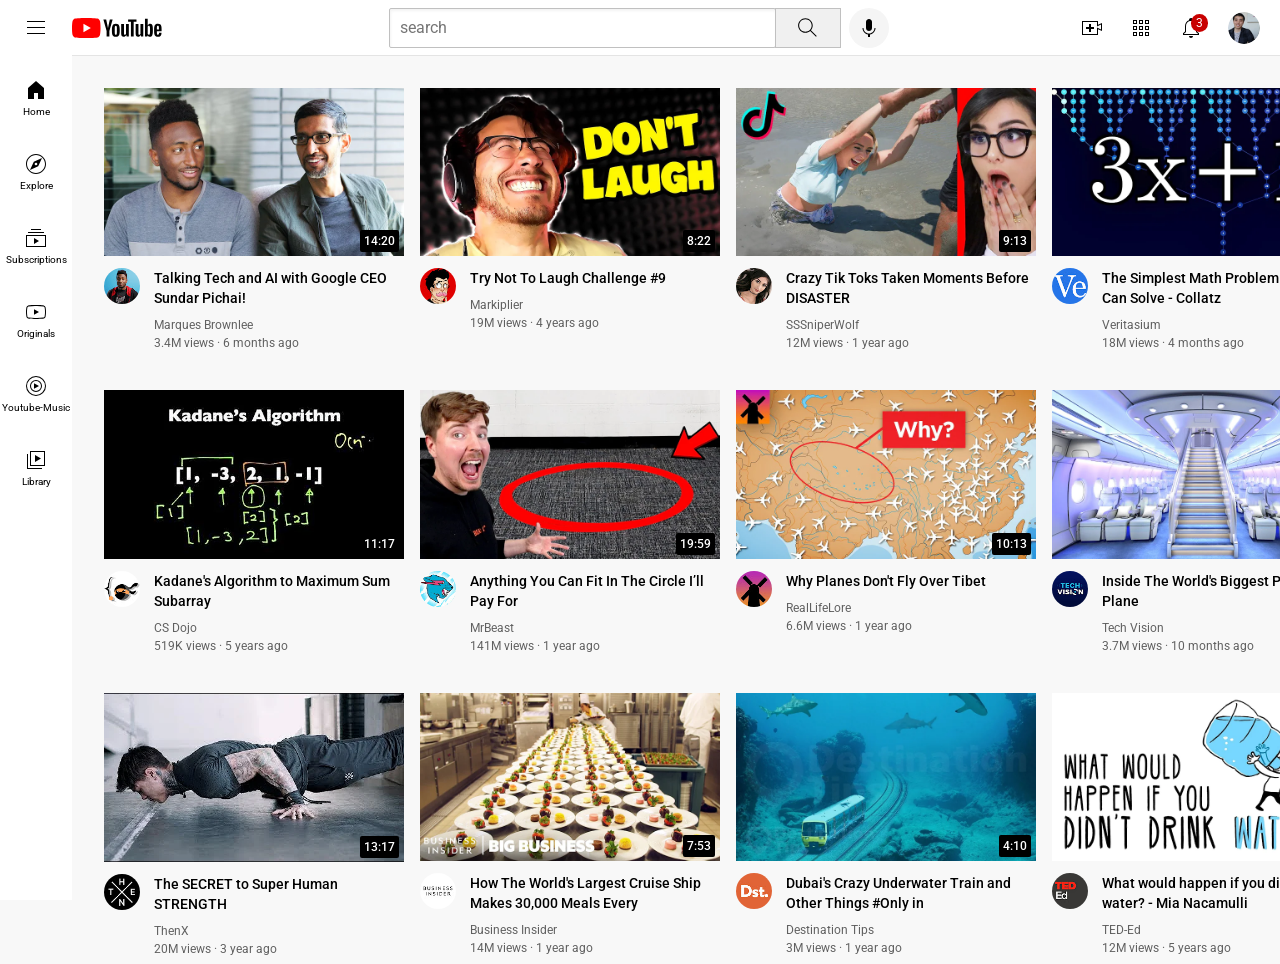
<file: index.html>
<!DOCTYPE html>
<html>
  <head>
    <title>Youtube</title>
    <link rel="stylesheet" href="youtube.css">
    <link rel="preconnect" href="https://fonts.googleapis.com">
<link rel="preconnect" href="https://fonts.gstatic.com" crossorigin>
<link href="https://fonts.googleapis.com/css2?family=Roboto:wght@400;500;700&display=swap" rel="stylesheet">
  </head>
  <body class="body">
    <div class="header">
      <div class="left-section">
        <img class="hamburger" src="hamburger-menu.svg" alt="">
        <img class="youtube-logo" src="youtube-logo.svg" alt="">
      </div>
      <div class="middle-section">
        <input class="text" type="text" placeholder="search">
        <button class="search-button">
          <img class="search-icon" src="search.svg" alt="">
          <div class="tooltip">Search</div>
        </button>
        <button class="voice-button">
          <img class="voice-icon" src="voice-search-icon.svg" alt="">
          <div class="tooltip">Search with your voice</div>
        </button>
      </div>
      <div class="right-section">
        <div class="upload-icon-container">
          <img class="upload-icon" src="upload.svg" alt="">
          <div class="tooltip">Create</div>
        </div>
        <div class="youtube-container">
          <img class="youtube-apps-icon" src="youtube-apps.svg" alt="">
          <div class="tooltip">Youtube apps</div>
        </div>
        <div class="notifications-container">
          <img class="notifications-icon" src="notifications.svg" alt="">
          <div class="notifications-count">3</div>
          <div class="tooltip">Notifications</div>
        </div>
        <img class="channel-me" src="my-channel.jpeg" alt="">
      </div>
    </div>

    <div class="sidebar">
      <div class="sidebar-link"><img src="home.svg" alt="">
      <div>Home</div>
    </div>
      <div class="sidebar-link"><img src="explore.svg" alt="">
        <div>Explore</div>
      </div>
      <div class="sidebar-link"><img src="subscriptions.svg" alt="">
        <div>Subscriptions</div>
      </div>
      <div class="sidebar-link"><img src="originals.svg" alt="">
        <div>Originals</div>
      </div>
      <div class="sidebar-link"><img src="youtube-music.svg" alt="">
        <div>Youtube-Music</div>
      </div>
      <div class="sidebar-link"><img src="library.svg" alt="">
        <div>Library</div>
      </div>
    </div>

    <div class="video-grid">
      <div class="division">
        <div class="thumbnail-0">
          <img class="thumbnail" src="thumbnail-1.webp" alt="">
          <div class="video-time">14:20</div>
        </div>
        <div class="video-info-grid">
          <div class="channel-picture">
            <img  class="pfp" src="channel-1.jpeg" alt="">
          </div>
          <div class="info">
            <p class="title">
              Talking Tech and AI with Google CEO Sundar Pichai!
            </p>
           <p class="channel">
            Marques Brownlee
           </p>   
           <p class="views">
            3.4M views · 6 months ago
           </p>
          </div>
          </div>
        </div>
        <div class="division">
          <div class="thumbnail-0">
            <img class="thumbnail" src="thumbnail-2.webp" alt="">
            <div class="video-time">8:22</div>
          </div>
          <div class="video-info-grid">
            <div class="channel-picture">
              <img  class="pfp" src="channel-2.jpeg" alt="">
            </div>
            <div class="info">
              <p class="title">
                Try Not To Laugh Challenge #9
              </p>
             <p class="channel">
              Markiplier
             </p> 
             <p class="views">
              19M views · 4 years ago
             </p>
            </div>
            </div>
          </div>
    
          <div class="division">
            <div class="thumbnail-0">
              <img class="thumbnail" src="thumbnail-3.webp" alt="">
              <div class="video-time">9:13</div>
            </div>
            <div class="video-info-grid">
              <div class="channel-picture">
                <img  class="pfp" src="channel-3.jpeg" alt="">
              </div>
              <div class="info">
                <p class="title">
                  Crazy Tik Toks Taken Moments Before DISASTER
                </p>
               <p class="channel">
                SSSniperWolf
               </p>   
               <p class="views">
                12M views · 1 year ago
               </p>
              </div>
              </div>
            </div>
            <div class="division">
              <div class="thumbnail-0">
                <img class="thumbnail" src="thumbnail-4.webp" alt="">
                <div class="video-time">22:09</div>
              </div>
              <div class="video-info-grid">
                <div class="channel-picture">
                  <img  class="pfp" src="channel-4.jpeg" alt="">
                </div>
                <div class="info">
                  <p class="title">
                    The Simplest Math Problem No One Can Solve - Collatz
                  </p>
                 <p class="channel">
                  Veritasium
                 </p> 
                 <p class="views">
                  18M views · 4 months ago
                 </p>
                </div>
                </div>
              </div>
    
              <div class="division">
                <div class="thumbnail-0">
                  <img class="thumbnail" src="thumbnail-5.webp" alt="">
                  <div class="video-time">11:17</div>
                </div>
                <div class="video-info-grid">
                  <div class="channel-picture">
                    <img  class="pfp" src="channel-5.jpeg" alt="">
                  </div>
                  <div class="info">
                    <p class="title">
                      Kadane's Algorithm to Maximum Sum Subarray
                    </p>
                   <p class="channel">
                    CS Dojo
                   </p>   
                   <p class="views">
                    519K views · 5 years ago
                   </p>
                  </div>
                  </div>
                </div>
                <div class="division">
                  <div class="thumbnail-0">
                    <img class="thumbnail" src="thumbnail-6.webp" alt="">
                    <div class="video-time">19:59</div>
                  </div>
                  <div class="video-info-grid">
                    <div class="channel-picture">
                      <img  class="pfp" src="channel-6.jpeg" alt="">
                    </div>
                    <div class="info">
                      <p class="title">
                        Anything You Can Fit In The Circle I’ll Pay For
                      </p>
                     <p class="channel">
                      MrBeast
                     </p> 
                     <p class="views">
                      141M views · 1 year ago
                     </p>
                    </div>
                    </div>
                  </div>
                  <div class="division">
                    <div class="thumbnail-0">
                      <img class="thumbnail" src="thumbnail-7.webp" alt="">
                      <div class="video-time">10:13</div>
                    </div>
                    <div class="video-info-grid">
                      <div class="channel-picture">
                        <img  class="pfp" src="channel-7.jpeg" alt="">
                      </div>
                      <div class="info">
                        <p class="title">
                          Why Planes Don't Fly Over Tibet
                        </p>
                       <p class="channel">
                        RealLifeLore
                       </p>   
                       <p class="views">
                        6.6M views · 1 year ago
                       </p>
                      </div>
                      </div>
                    </div>
                    <div class="division">
                      <div class="thumbnail-0">
                        <img class="thumbnail" src="thumbnail-8.webp" alt="">
                        <div class="video-time">7:12</div>
                      </div>
                      <div class="video-info-grid">
                        <div class="channel-picture">
                          <img  class="pfp" src="channel-8.jpeg" alt="">
                        </div>
                        <div class="info">
                          <p class="title">
                            Inside The World's Biggest Passenger Plane
                          </p>
                         <p class="channel">
                          Tech Vision
                         </p> 
                         <p class="views">
                          3.7M views · 10 months ago
                         </p>
                        </div>
                        </div>
                      </div>
                      <div class="division">
                        <div class="thumbnail-0">
                          <img class="thumbnail" src="thumbnail-9.webp" alt="">
                          <div class="video-time">13:17</div>
                        </div>
                        <div class="video-info-grid">
                          <div class="channel-picture">
                            <img  class="pfp" src="channel-9.jpeg" alt="">
                          </div>
                          <div class="info">
                            <p class="title">
                              The SECRET to Super Human STRENGTH
                            </p>
                           <p class="channel">
                            ThenX
                           </p>   
                           <p class="views">
                            20M views · 3 year ago
                           </p>
                          </div>
                          </div>
                        </div>
                        <div class="division">
                          <div class="thumbnail-0">
                            <img class="thumbnail" src="thumbnail-10.webp" alt="">
                            <div class="video-time">7:53</div>
                          </div>
                          <div class="video-info-grid">
                            <div class="channel-picture">
                              <img  class="pfp" src="channel-10.jpeg" alt="">
                            </div>
                            <div class="info">
                              <p class="title">
                                How The World's Largest Cruise Ship Makes 30,000 Meals Every
                              </p>
                             <p class="channel">
                              Business Insider
                             </p> 
                             <p class="views">
                              14M views · 1 year ago
                             </p>
                            </div>
                            </div>
                          </div>

                          <div class="division">
                            <div class="thumbnail-0">
                              <img class="thumbnail" src="thumbnail-11.webp" alt="">
                              <div class="video-time">4:10</div>
                            </div>
                            <div class="video-info-grid">
                              <div class="channel-picture">
                                <img  class="pfp" src="channel-11.jpeg" alt="">
                              </div>
                              <div class="info">
                                <p class="title">
                                  Dubai's Crazy Underwater Train and Other Things #Only in
                                </p>
                               <p class="channel">
                                Destination Tips
                               </p>   
                               <p class="views">
                                3M views · 1 year ago
                               </p>
                              </div>
                              </div>
                            </div>
                            <div class="division">
                              <div class="thumbnail-0">
                                <img class="thumbnail" src="thumbnail-12.webp" alt="">
                                <div class="video-time">4:51</div>
                              </div>
                              <div class="video-info-grid">
                                <div class="channel-picture">
                                  <img  class="pfp" src="channel-12.jpeg" alt="">
                                </div>
                                <div class="info">
                                  <p class="title">
                                    What would happen if you didn’t drink water? - Mia Nacamulli
                                  </p>
                                 <p class="channel">
                                  TED-Ed
                                 </p> 
                                 <p class="views">
                                  12M views · 5 years ago
                                 </p>
                                </div>
                                </div>
                              </div>
                          
    </div>
  </body>
</html>
</file>
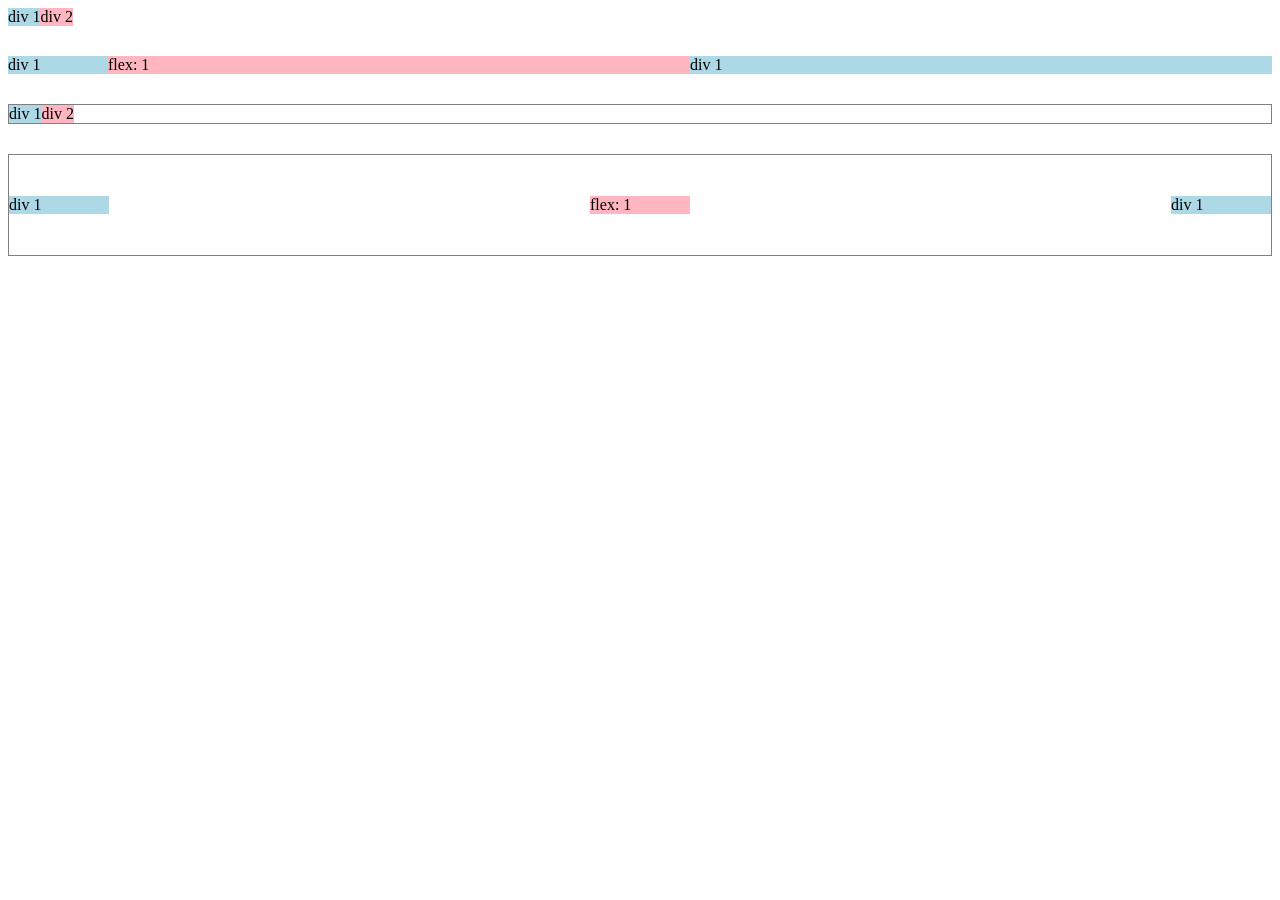
<file: flexbox.html>
<!DOCTYPE html>
<html>
  <head>
    <title>Flexbox</title>
  </head>
  <body>
    <div style="
      margin-bottom: 30px;
      display: flex;
      flex-direction: row;">
      <div style="background-color: lightblue;">
        div 1
      </div>
      <div style="background-color: lightpink;">
        div 2
      </div>
    </div>

    <div style="
      display: flex;
      flex-direction: row;">
      <div style="background-color: lightblue;
      width: 100px;">
        div 1
      </div>
      <div style="background-color: lightpink;
      flex: 1;">
        flex: 1
      </div>
      <div style="background-color: lightblue;
      width: 100px;
      flex: 1;">
        div 1
      </div>
    </div>

    <div style="
    margin-top: 30px;
    margin-bottom: 30px;
    border-width: 1px;
    border-style: solid;
    border-color: gray;
    display: flex;
    flex-direction: row;">
    <div style="background-color: lightblue;">
      div 1
    </div>
    <div style="background-color: lightpink;">
      div 2
    </div>
  </div>

  <div style="
    display: flex;
    flex-direction: row;
    border-width: 1px;
    border-style: solid;
    border-color: gray;
    height: 100px;
    justify-content: space-between;
    align-items: center;">
    <div style="background-color: lightblue;
    width: 100px;">
      div 1
    </div>
    <div style="background-color: lightpink;
    width: 100px;">
      flex: 1
    </div>
    <div style="background-color: lightblue;
    width: 100px;">
      div 1
    </div>
  </div>
  </body>
</html>
</file>
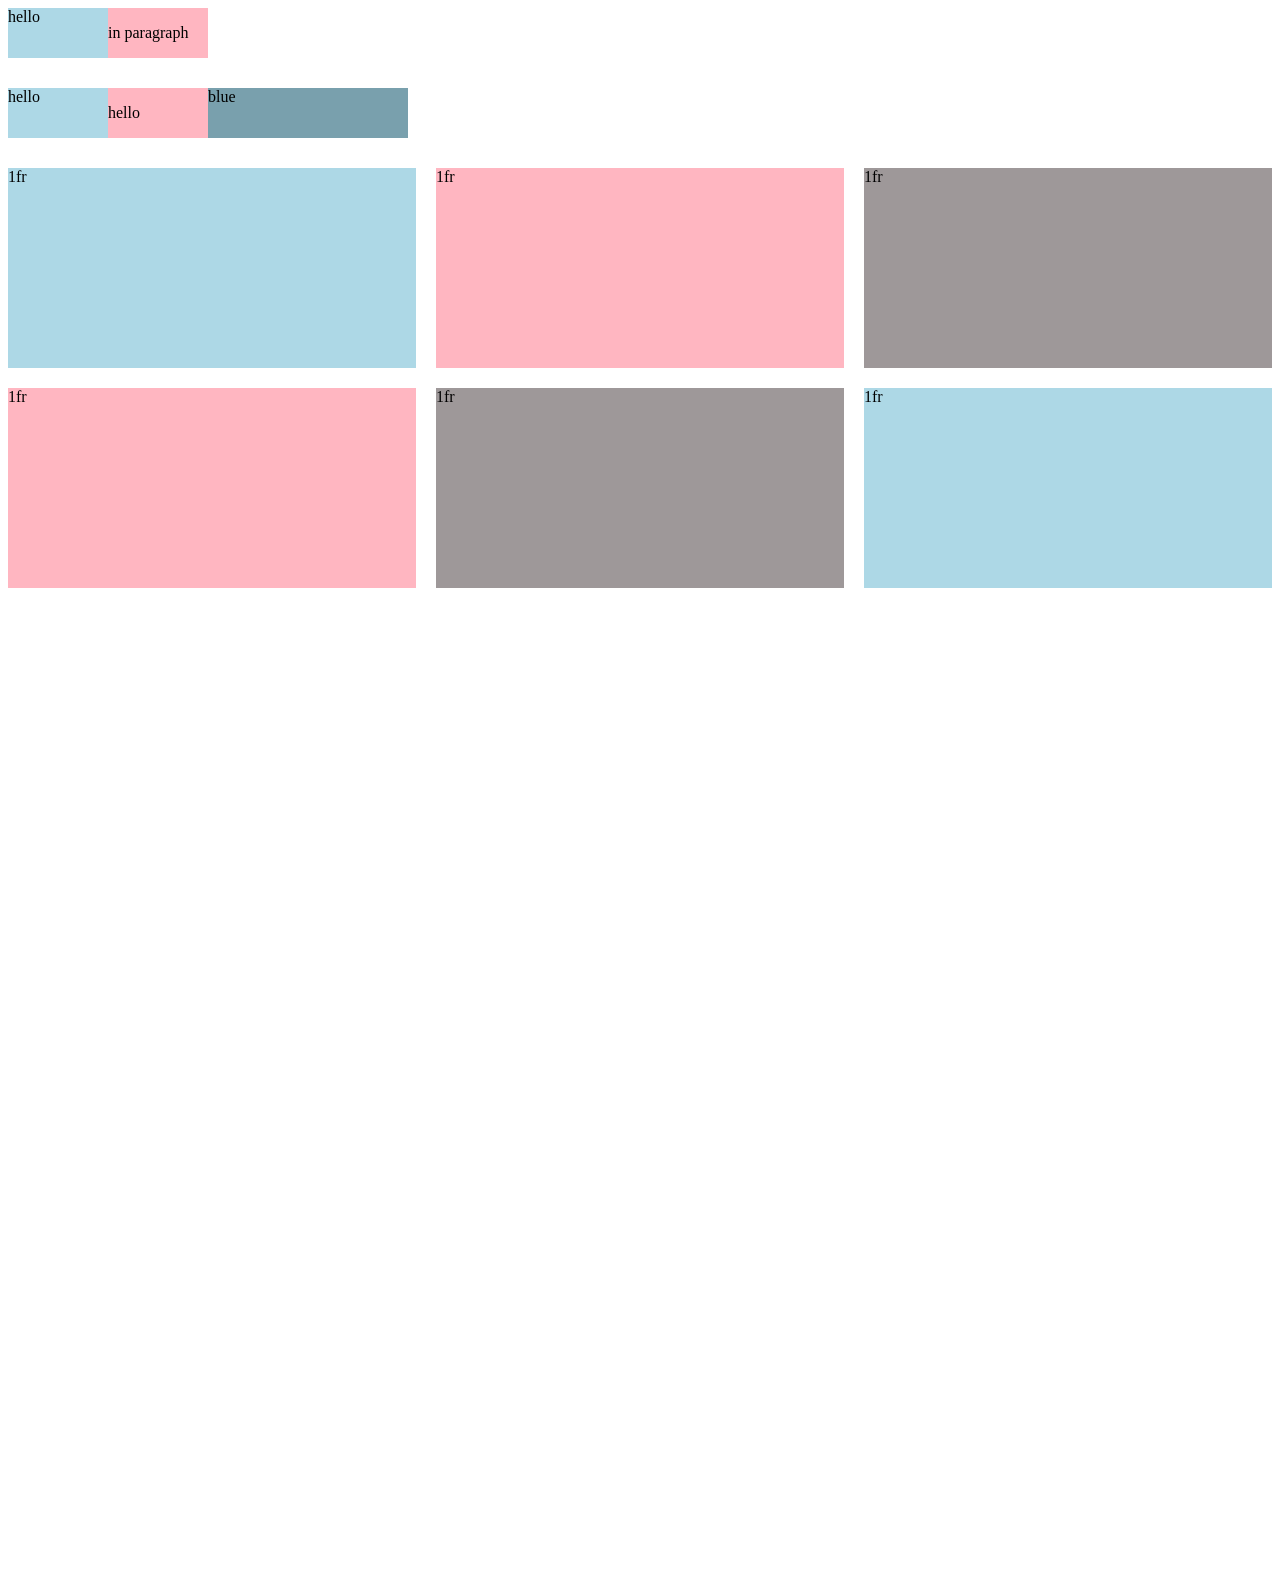
<file: grid.html>
<!DOCTYPE html>
<html>
  <head>
    <title>Grid Practice</title>
  </head>
  <body style="padding-bottom:1000px ;">
    <div style="
      display: grid;
      grid-template-columns: 100px 100px;
      ">
      <div style="background-color: lightblue">
        hello
      </div>
      <div style="background-color: lightpink;">
         <p>in paragraph</p>
      </div>
    </div>

    <div style="
    margin-top: 30px;
      display: grid;
      grid-template-columns: 100px 100px 200px;
      ">
      <div style="background-color: lightblue">
        hello
      </div>
      <div style="background-color: lightpink;">
         <p>hello</p>
      </div>
      <div style="background-color: rgb(121, 160, 173)">
         blue
      </div>
      </div>
      <div style="
       margin-top: 30px;
       display: grid;
       grid-template-columns: 1fr 1fr 1fr;
       column-gap: 20px;
       row-gap: 20px;
       ">
      <div style="background-color: lightblue; height: 200px;">
        1fr
      </div>
      <div style="background-color: lightpink; height: 200px;">
        1fr
      </div>
      <div style="background-color: rgb(158, 152, 153); height: 200px;">
        1fr
      </div>
      <div style="background-color: lightpink; height: 200px;">
        1fr
      </div>
      <div style="background-color: rgb(158, 152, 153); height: 200px;">
        1fr
      </div>
      <div style="background-color: lightblue; height: 200px;">
        1fr
      </div>
  </body>
</html>
</file>
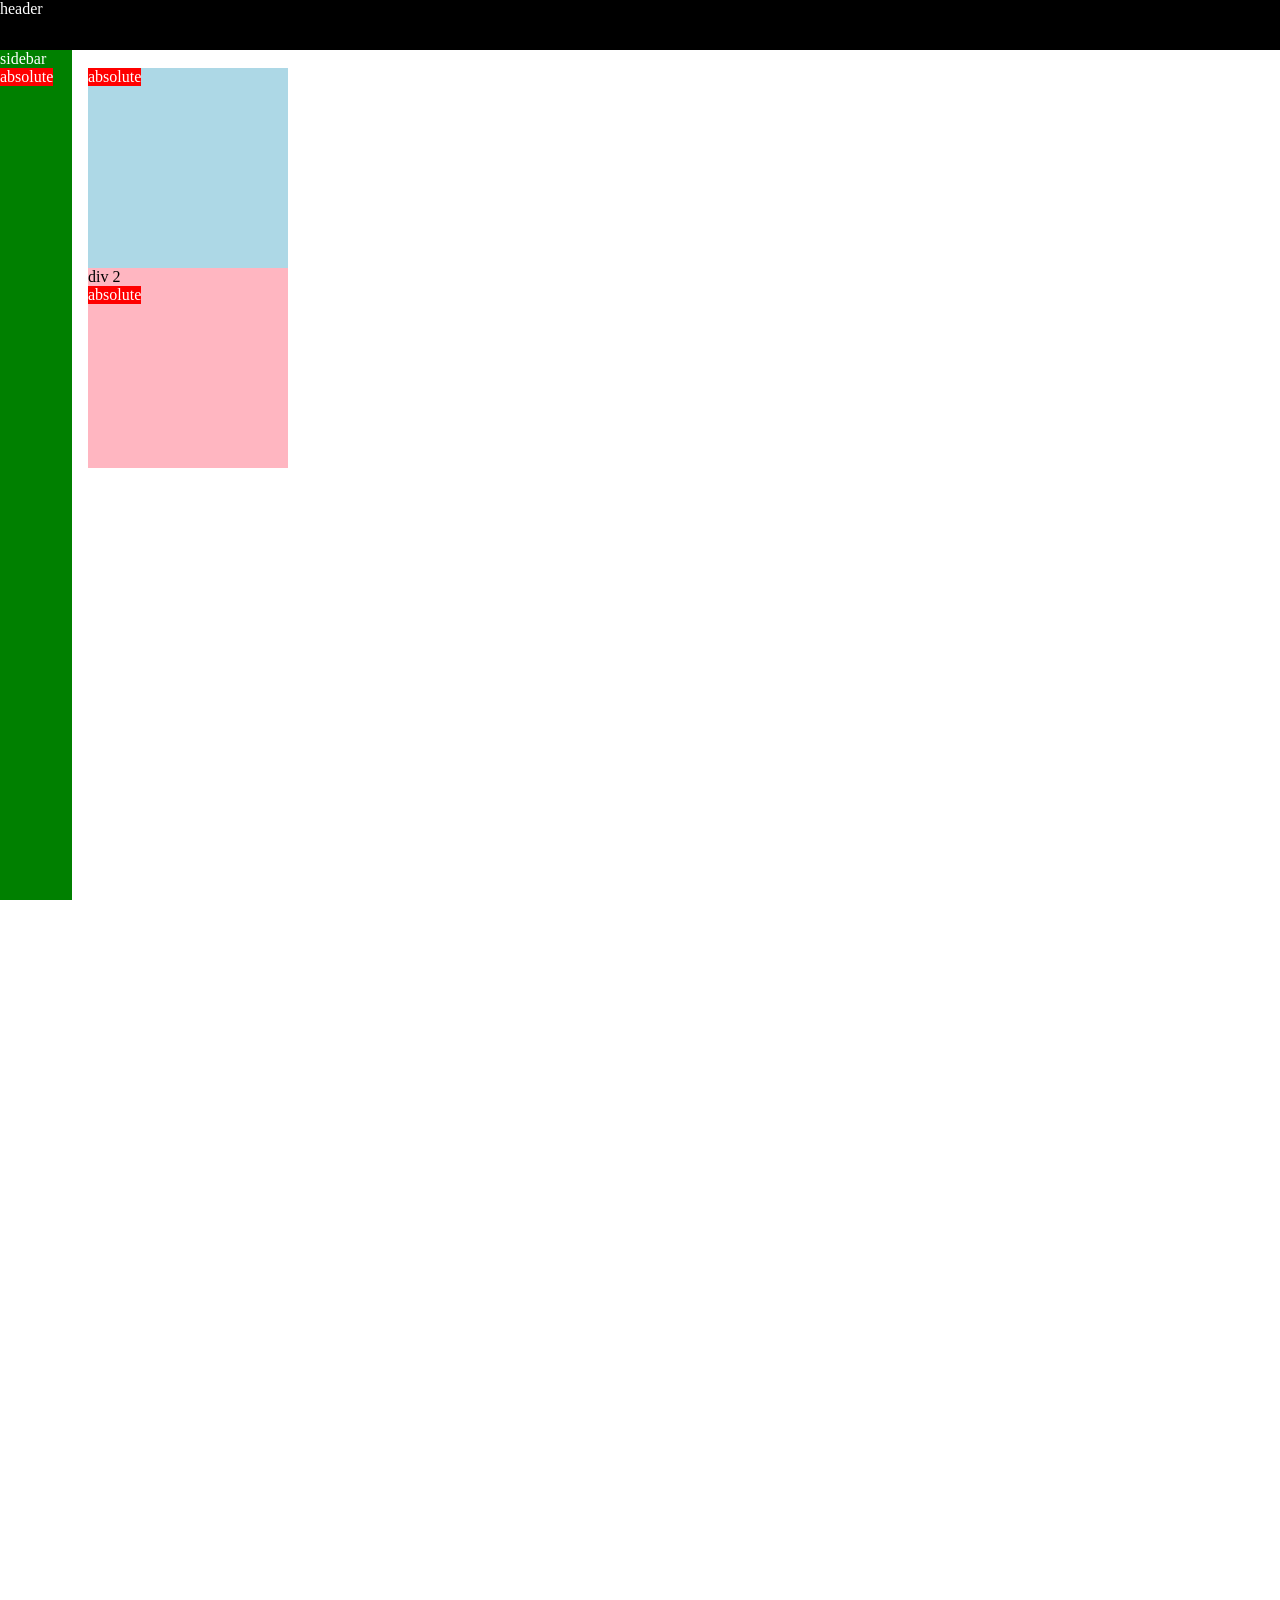
<file: position.html>
<!DOCTYPE html>
<html>
  <head>
    <title>position</title>
  </head>
  <body style="height: 3000px;
  padding-top: 60px;
  padding-left: 80px;">
    <div style="background-color: black;
    color: white;
    position: fixed;
    top: 0px;
    left: 0px;
    right: 0px;
    height: 50px;
    z-index: 1;">
      header
    </div>

    <div style="background-color: green;
    color: white;
    position: fixed;
    left: 0;
    top: 50px;
    bottom: 0;
    width: 72px;
    z-index: 1;">
      sidebar
      <div style="position: absolute;
        background-color: red;
        color: white;">
          absolute
     </div>
    </div>

    <div style="position: absolute;
    background-color: red;
    color: white;">
      absolute
    </div>


    <div style="background-color: lightblue;
    height: 200px;
    width: 200px;">
      div 1
    </div>
    <div style="background-color: lightpink;
    width: 200px;
    height: 200px;
    position: relative;">
      div 2
      <div style="position: absolute;
        background-color: red;
        color: white;">
          absolute
      </div>
    </div>
  </body>
</html>
</file>
<file: youtube.css>
.thumbnail {
  width: 100%;
}
.channel-picture {
  width: 36px;
  vertical-align: top;
}
.info {
  width: 250px;
}
.pfp {
  width: 100%;
  border-radius: 25px;
}
.title {
  margin-top: 0;
  font-size: 14px;
  font-weight: 500;
  line-height: 20px;
  margin-bottom: 10px;
}
.thumbnail-0 {
  margin-bottom: 8px;
  position: relative;
}
p {
  font-family: Roboto, Arial;
  margin-top: 0;
  margin-bottom: 0;
}
.channel,
.views {
  font-size: 12px;
  color: rgb(96, 96, 96);
}
.channel {
  margin-bottom: 4px;
}
.video-info-grid {
  display: grid;
  grid-template-columns: 50px 1fr;
}
.video-grid {
  display: grid;
  grid-template-columns: 1fr 1fr 1fr;
  column-gap: 16px;
  row-gap: 40px;
}

@media (max-width: 600px) {
  .video-grid {
    grid-template-columns: 1fr 1fr;
  }
}

@media (min-width: 751px) and (max-width: 999px) {
  .video-grid {
    grid-template-columns: 1fr 1fr 1fr;
  }
}

@media (min-width: 1000px) {
  .video-grid {
    grid-template-columns: 1fr 1fr 1fr 1fr;
  }
}

.header {
  height: 55px;
  display: flex;
  flex-direction: row;
  justify-content: space-between;
  position:fixed ;
  top: 0;
  left: 0;
  right: 0;
  background-color: white;
  border-bottom-width:1px ;
  border-bottom-style: solid;
  border-bottom-color:rgb(228, 228, 228) ;
  z-index: 1;
}
.left-section {
  align-items: center;
  display: flex;
}
.middle-section {
  flex: 1;
  margin-left: 70px;
  margin-right: 35px;
  max-width: 500px;
  display: flex;
  align-items: center;
}
.right-section {
  width: 180px;
  display: flex;
  align-items: center;
  justify-content: space-between;
  margin-right: 20px;
  flex-shrink: 0;
}
.hamburger {
  height: 24px;
  margin-left: 24px;
}
.youtube-logo {
  height: 20px;
  margin-left: 24px;
}
.search-button {
  height: 40px;
  width: 66px;
  background-color: rgb(240, 240, 240);
  border-width: 1px;
  border-style: solid;
  border-color: rgb(192, 192, 192);
  margin-left: -1px;
}
.voice-button {
  height: 40px;
  width: 40px;
  margin-left: 8px;
  border-radius: 20px;
  border-style: solid;
  border: none;
  background-color: rgb(245, 245, 245);
}
.text {
  flex: 1;
  height: 36px;
  padding-left: 10px;
  font-size: 16px;
  border-width: 1px;
  border-style: solid;
  border-color: rgb(192, 192, 192);
  border-radius: 2px;
  box-shadow: inset 1px 2px 3px rgba(0, 0, 0, 0.05);
  width: 0;
}

.text::placeholder {
  font-family: Roboto, Arial;
  font-size: 16px;
}
.search-icon {
  height: 25px;
}
.voice-icon {
  height: 24px;
}
.upload-icon {
  height: 24px;
}
.youtube-apps-icon {
  height: 24px;
}
.notifications-icon {
  height: 24px;
}
.channel-me {
  height: 32px;
  border-radius: 16px;
}
.body {
  padding-top: 80px;
  padding-left: 96px;
  padding-right: 24px;
  background-color: rgb(248, 248, 248);
}
.sidebar {
  background-color: white;
  position: fixed;
  left: 0;
  bottom: 0;
  top: 55px;
  width: 72px;
  z-index: 2;
  padding-top: 5px;
}
.video-time {
  background-color: black;
  color: white;
  position: absolute;
  bottom: 8px;
  right: 5px;
  font-family: Roboto, Arial;
  font-size: 12px;
  font-weight: 500;
  padding: 4px 4px;
  border-radius: 2px;
}
.notifications-container {
  position: relative;
}
.notifications-count {
  position: absolute;
  top: -2px;
  right: -5px;
  background-color: rgb(200, 0, 0);
  color: white;
  font-family: Roboto, Arial;
  font-size: 12px;
  padding: 2px 5px;
  border-radius: 10px;
}
.sidebar-link {
  height: 74px;
  display: flex;
  align-items: center;
  justify-content: center;
  flex-direction: column;
  cursor: pointer;
}
.sidebar-link:hover {
  background-color: rgb(235, 235, 235);
}
.sidebar-link img {
  height: 24px;
  margin-bottom: 4px;
}
.sidebar-link div {
  font-family: Roboto, Arial;
  font-size: 10px;
}
.search-button .tooltip,
.voice-button .tooltip,
.upload-icon-container .tooltip,
.youtube-container .tooltip,
.notifications-container .tooltip {
  font-family: Roboto, Arial;
  position: absolute;
  background-color: gray;
  color: white;
  padding: 4px 8px;
  border-radius: 2px;
  font-size: 12px;
  bottom: -30px;
  opacity: 0;
  transition: opacity 0.15s;
  pointer-events: none;
  white-space: nowrap;
}
.search-button:hover .tooltip,
.voice-button:hover .tooltip,
.upload-icon-container:hover .tooltip,
.youtube-container:hover .tooltip,
.notifications-container:hover .tooltip {
  opacity: 0.7;
}
.search-button,
.voice-button,
.upload-icon-container,
.youtube-container,
.notifications-container {
  display: flex;
  justify-content: center;
  position: relative;
  align-items: center;
}
</file>
